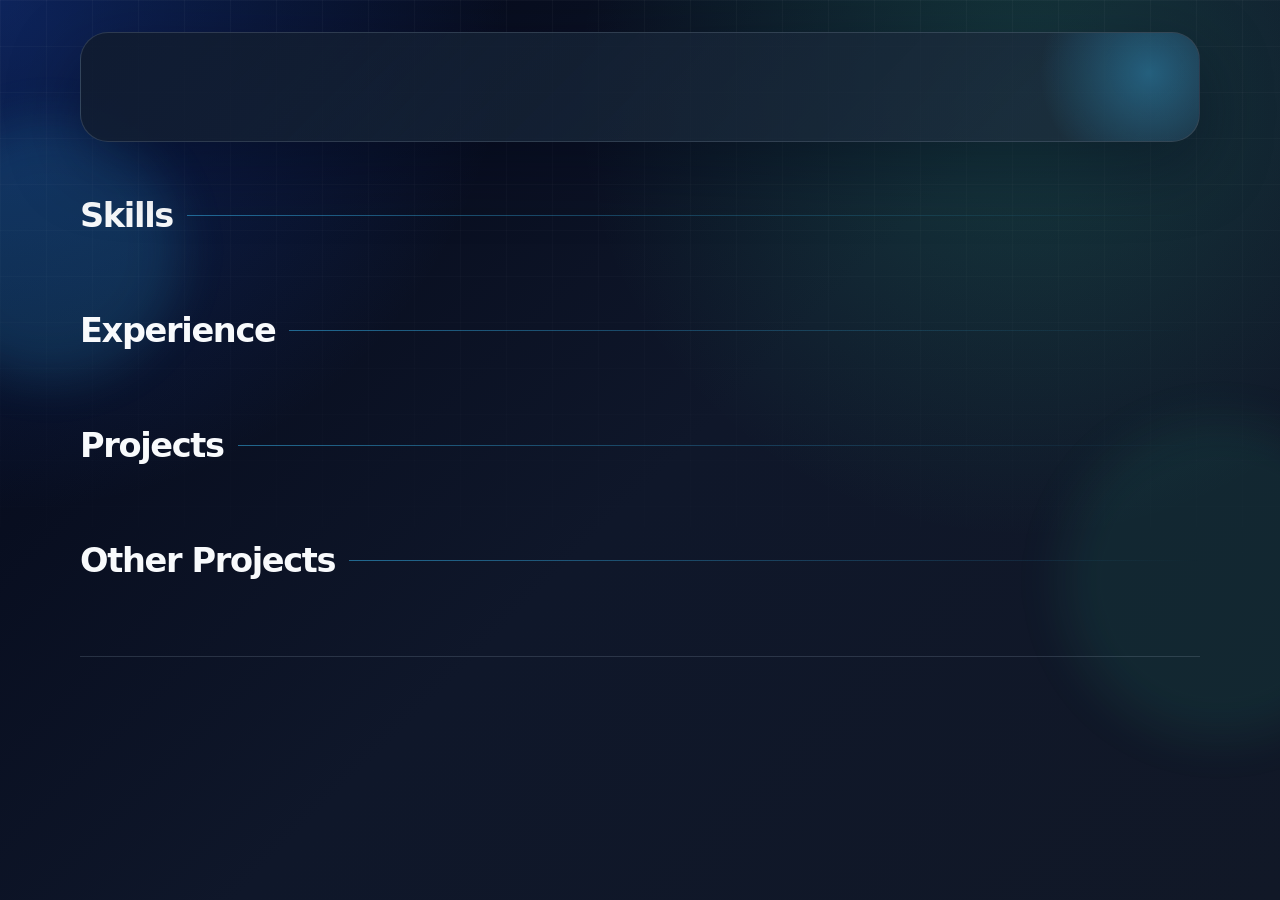
<file: index.html>
<!DOCTYPE html>
<html lang="en">
<head>
    <meta charset="UTF-8">
    <meta name="viewport" content="width=device-width, initial-scale=1.0">
    <title>Jack Tchuente | Full Stack Developer</title>

    <meta name="description"
          content="Full Stack Developer based in Québec, Canada. Experience with C#/.NET, Angular, Django, FastAPI, SQL, Redis, Docker, Kubernetes and CI/CD.">

    <meta property="og:title" content="Jack Tchuente | Full Stack Developer">
    <meta property="og:description"
          content="Full Stack Developer building reliable production web applications across backend, frontend, databases, CI/CD and cloud-native environments.">
    <meta property="og:type" content="website">
    <meta property="og:url" content="https://jacktchuente.github.io/portfolio/">

    <link rel="canonical" href="https://jacktchuente.github.io/portfolio/">
    <link rel="icon" type="image/x-icon" href="logo.png">
    <link rel="stylesheet" href="styles.css">
</head>
<body>
<div class="background-orb orb-one"></div>
<div class="background-orb orb-two"></div>

<main class="container">
    <header id="intro"></header>

    <section id="skills">
        <h2>Skills</h2>
        <div class="skills-grid"></div>
    </section>

    <section id="experience">
        <h2>Experience</h2>
        <div class="experience-list"></div>
    </section>


    <section id="projects">
        <h2>Projects</h2>
        <div class="projects-grid"></div>
    </section>

    <section id="other-projects">
        <h2>Other Projects</h2>
        <div class="other-projects-grid"></div>
    </section>

    <footer></footer>
</main>

<script src="scripts.js"></script>
</body>
</html>
</file>
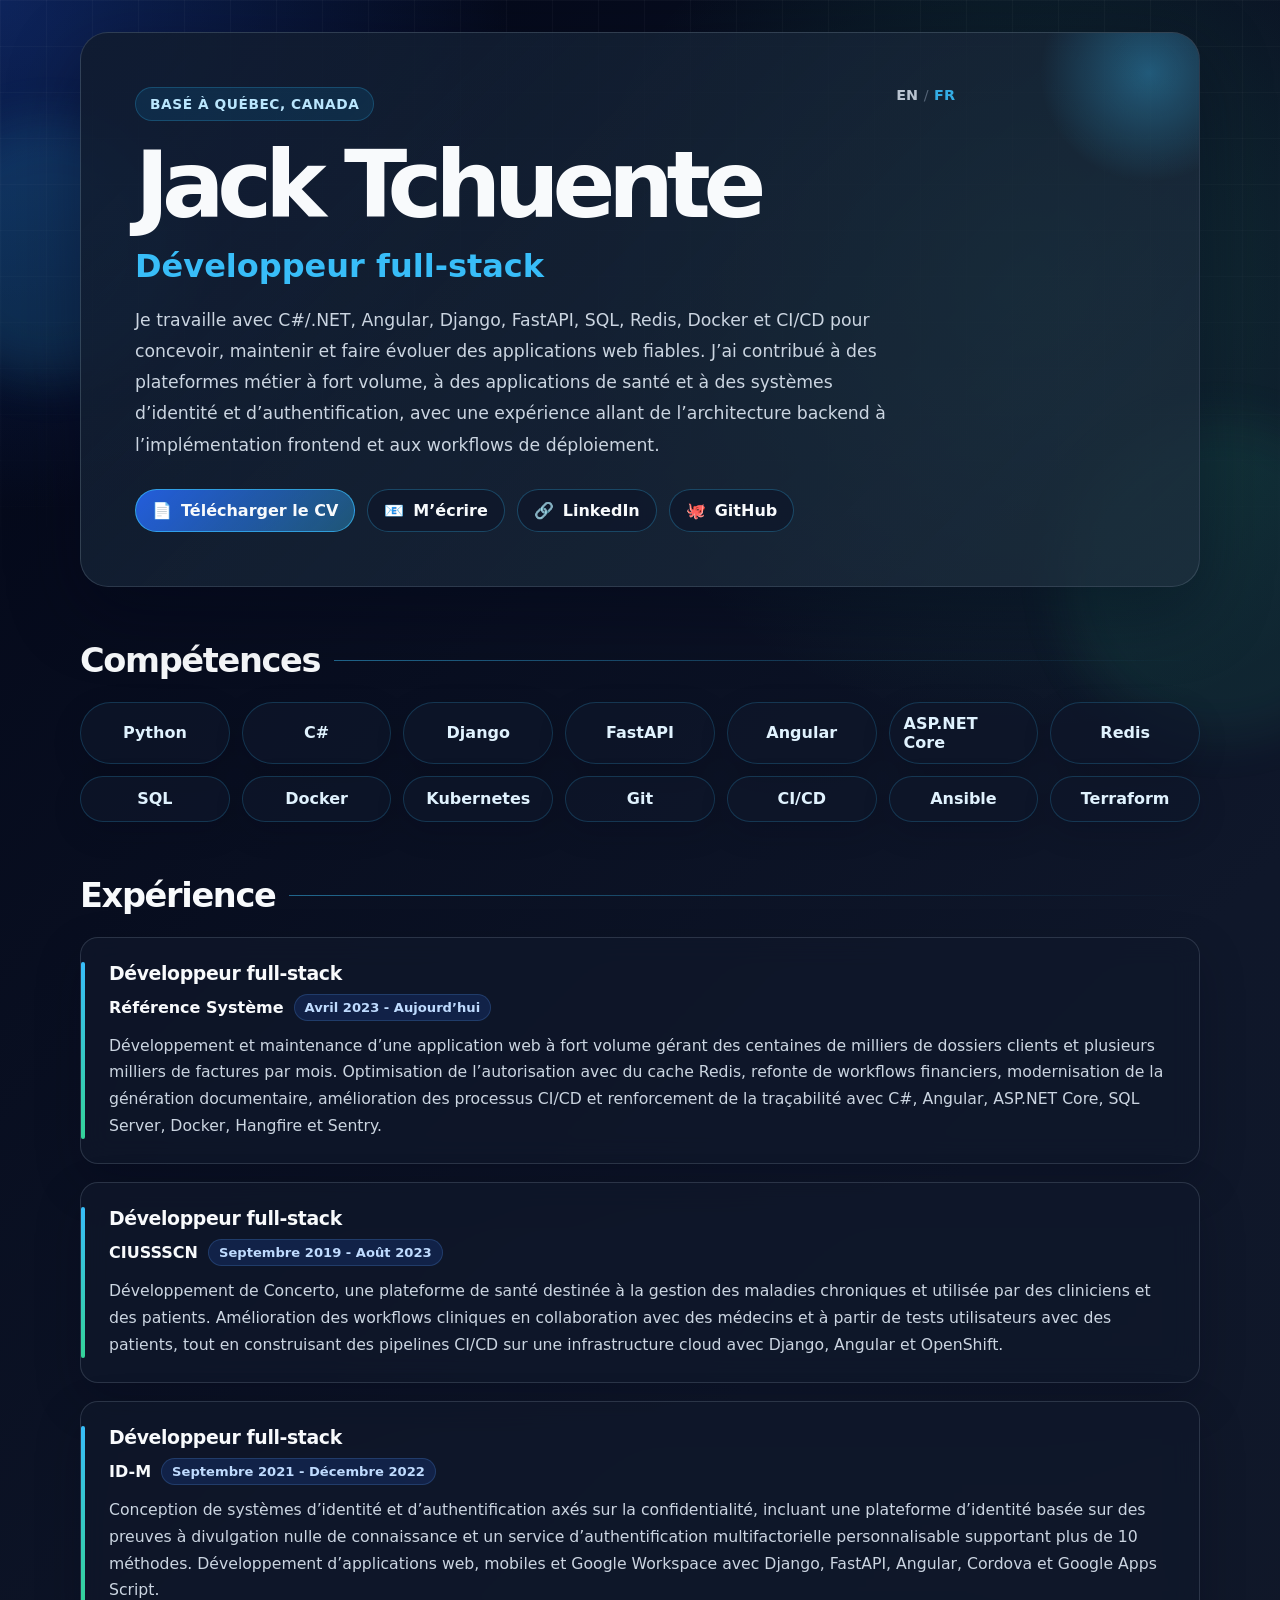
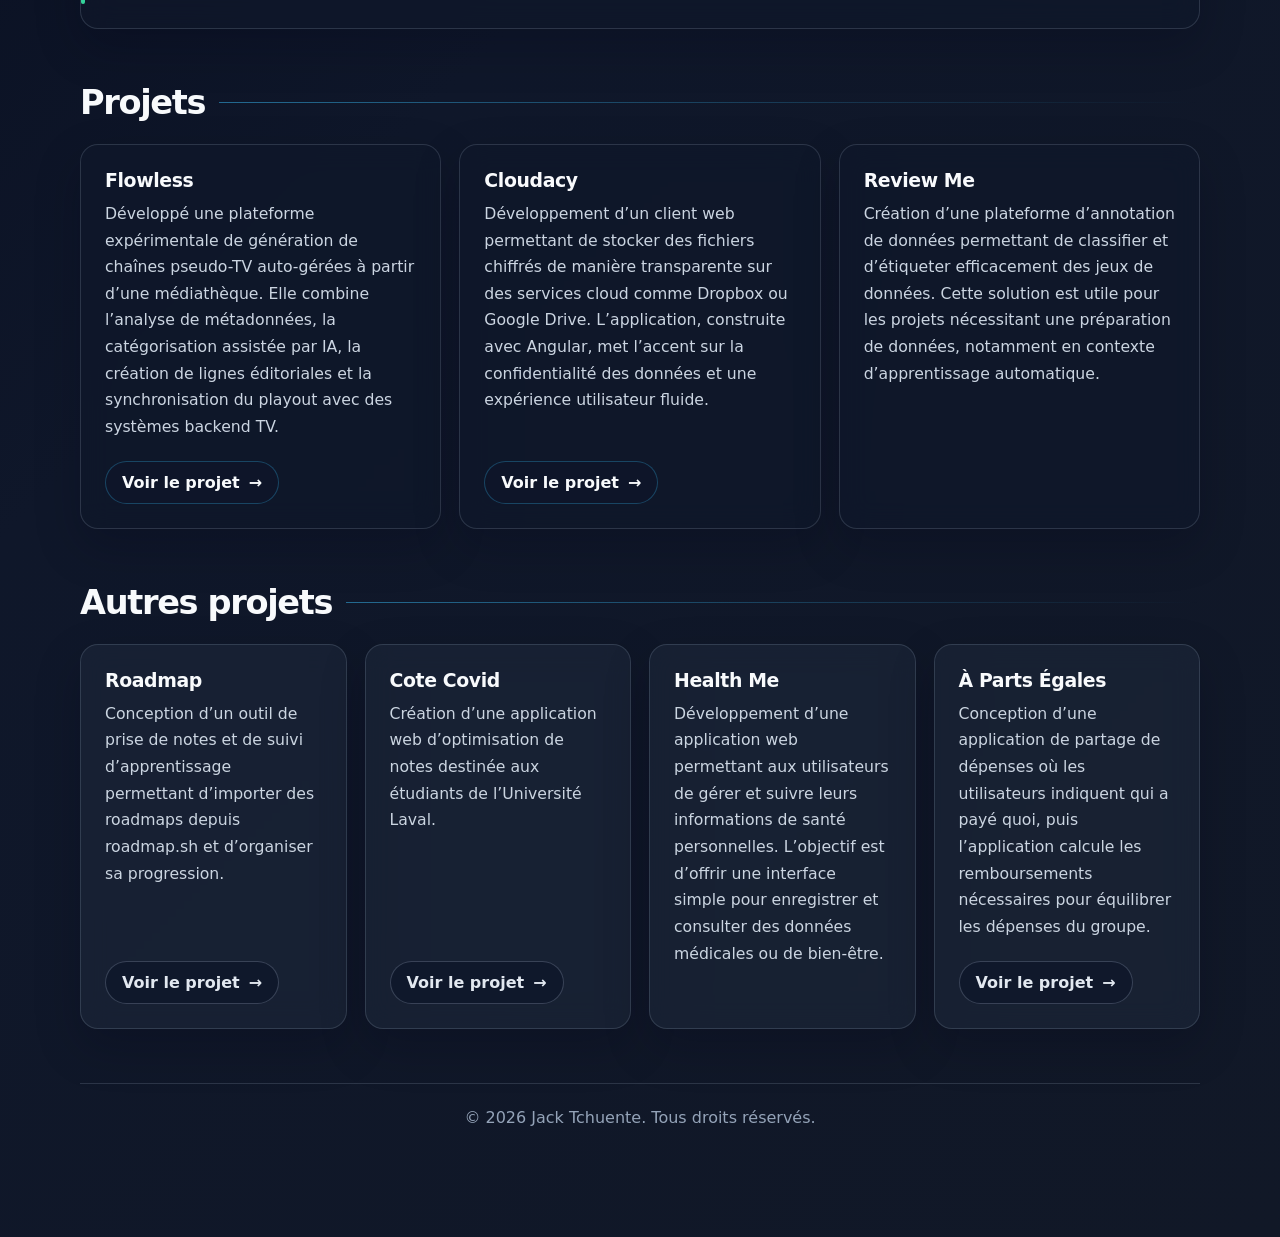
<file: fr/index.html>
<!DOCTYPE html>
<html lang="fr-CA">
<head>
    <meta charset="UTF-8">
    <meta name="viewport" content="width=device-width, initial-scale=1.0">
    <title>Jack Tchuente | Développeur full-stack</title>

    <meta name="description" content="Développeur full-stack basé à Québec, Canada. Expérience avec C#/.NET, Angular, Django, FastAPI, SQL, Redis, Docker, Kubernetes et CI/CD.">

    <meta property="og:title" content="Jack Tchuente | Développeur full-stack">
    <meta property="og:description" content="Développeur full-stack spécialisé dans les applications web de production, le backend, le frontend, les bases de données, le CI/CD et les environnements cloud-native.">
    <meta property="og:type" content="website">
    <meta property="og:url" content="https://jacktchuente.github.io/portfolio/fr/">
    <meta property="og:locale" content="fr_CA">

    <link rel="canonical" href="https://jacktchuente.github.io/portfolio/fr/">
    <link rel="alternate" hreflang="en" href="https://jacktchuente.github.io/portfolio/">
    <link rel="alternate" hreflang="fr-CA" href="https://jacktchuente.github.io/portfolio/fr/">
    <link rel="alternate" hreflang="x-default" href="https://jacktchuente.github.io/portfolio/">

    <link rel="icon" type="image/x-icon" href="../logo.png">
    <link rel="stylesheet" href="../styles.css">
</head>
<body>
<div class="background-orb orb-one"></div>
<div class="background-orb orb-two"></div>

<main class="container">
    <header id="intro"></header>

    <section id="skills">
        <h2>Compétences</h2>
        <div class="skills-grid"></div>
    </section>

    <section id="experience">
        <h2>Expérience</h2>
        <div class="experience-list"></div>
    </section>

    <section id="projects">
        <h2>Projets</h2>
        <div class="projects-grid"></div>
    </section>

    <section id="other-projects">
        <h2>Autres projets</h2>
        <div class="other-projects-grid"></div>
    </section>

    <footer></footer>
</main>

<script defer src="scripts.js"></script>
<script defer src="../app.js"></script>
</body>
</html>
</file>
<file: styles.css>
:root {
    --bg: #0f172a;
    --surface: rgba(15, 23, 42, 0.74);
    --surface-strong: rgba(30, 41, 59, 0.9);
    --surface-soft: rgba(51, 65, 85, 0.55);
    --text: #f8fafc;
    --muted: #cbd5e1;
    --subtle: #94a3b8;
    --border: rgba(148, 163, 184, 0.22);
    --accent: #38bdf8;
    --accent-strong: #2563eb;
    --accent-soft: rgba(56, 189, 248, 0.14);
    --success: #34d399;
    --shadow: 0 24px 70px rgba(2, 6, 23, 0.38);
    --radius-lg: 28px;
    --radius-md: 18px;
    --radius-sm: 999px;
}

* {
    margin: 0;
    padding: 0;
    box-sizing: border-box;
}

html {
    scroll-behavior: smooth;
}

body {
    font-family: Inter, ui-sans-serif, system-ui, -apple-system, BlinkMacSystemFont, "Segoe UI", sans-serif;
    min-height: 100vh;
    color: var(--text);
    background: radial-gradient(circle at top left, rgba(37, 99, 235, 0.32), transparent 32rem),
    radial-gradient(circle at 80% 10%, rgba(52, 211, 153, 0.18), transparent 28rem),
    linear-gradient(135deg, #020617 0%, #0f172a 52%, #111827 100%);
    padding: 32px 18px;
    overflow-x: hidden;
}

body::before {
    content: "";
    position: fixed;
    inset: 0;
    pointer-events: none;
    background-image: linear-gradient(rgba(255, 255, 255, 0.03) 1px, transparent 1px),
    linear-gradient(90deg, rgba(255, 255, 255, 0.03) 1px, transparent 1px);
    background-size: 46px 46px;
    mask-image: linear-gradient(to bottom, black, transparent 72%);
}

.background-orb {
    position: fixed;
    border-radius: 50%;
    filter: blur(24px);
    opacity: 0.55;
    pointer-events: none;
    z-index: -1;
}

.orb-one {
    width: 260px;
    height: 260px;
    background: rgba(56, 189, 248, 0.28);
    top: 120px;
    left: -80px;
}

.orb-two {
    width: 320px;
    height: 320px;
    background: rgba(52, 211, 153, 0.16);
    right: -100px;
    bottom: 160px;
}

.container {
    width: min(1120px, 100%);
    margin: 0 auto;
}

header,
section,
footer {
    margin-bottom: 54px;
}

#intro {
    position: relative;
    padding: 54px;
    border: 1px solid var(--border);
    border-radius: var(--radius-lg);
    background: linear-gradient(135deg, rgba(15, 23, 42, 0.88), rgba(30, 41, 59, 0.7)),
    linear-gradient(135deg, rgba(56, 189, 248, 0.16), rgba(52, 211, 153, 0.08));
    box-shadow: var(--shadow);
    overflow: hidden;
}

#intro::after {
    content: "";
    position: absolute;
    width: 220px;
    height: 220px;
    right: -60px;
    top: -70px;
    border-radius: 50%;
    background: radial-gradient(circle, rgba(56, 189, 248, 0.35), transparent 70%);
}

.hero-content {
    position: relative;
    z-index: 1;
    max-width: 820px;
}

.eyebrow {
    display: inline-flex;
    align-items: center;
    gap: 8px;
    margin-bottom: 20px;
    padding: 8px 14px;
    border-radius: var(--radius-sm);
    color: #bae6fd;
    background: rgba(14, 165, 233, 0.12);
    border: 1px solid rgba(56, 189, 248, 0.22);
    font-size: 0.86rem;
    font-weight: 700;
    letter-spacing: 0.04em;
    text-transform: uppercase;
}

h1 {
    font-size: clamp(2.9rem, 8vw, 5.8rem);
    line-height: 0.95;
    letter-spacing: -0.08em;
    margin-bottom: 18px;
}

.hero-title {
    font-size: clamp(1.35rem, 3vw, 2rem);
    color: var(--accent);
    margin-bottom: 20px;
    font-weight: 750;
}

.hero-about {
    max-width: 760px;
    color: var(--muted);
    font-size: 1.08rem;
    line-height: 1.8;
    margin-bottom: 28px;
}

.social-links {
    display: flex;
    flex-wrap: wrap;
    gap: 12px;
}

.social-links a,
.btn {
    display: inline-flex;
    align-items: center;
    justify-content: center;
    gap: 9px;
    min-height: 42px;
    padding: 11px 16px;
    border-radius: var(--radius-sm);
    color: var(--text);
    text-decoration: none;
    font-weight: 750;
    border: 1px solid rgba(56, 189, 248, 0.28);
    background: rgba(15, 23, 42, 0.72);
    transition: transform 0.2s ease, border-color 0.2s ease, background 0.2s ease;
}

.social-links a:hover,
.btn:hover {
    transform: translateY(-2px);
    border-color: rgba(56, 189, 248, 0.7);
    background: rgba(56, 189, 248, 0.14);
}

.social-links a:focus-visible,
.btn:focus-visible,
.language-switch a:focus-visible {
    outline: 2px solid var(--accent);
    outline-offset: 3px;
}

section > h2 {
    display: flex;
    align-items: center;
    gap: 14px;
    margin-bottom: 22px;
    font-size: clamp(1.55rem, 3vw, 2.1rem);
    letter-spacing: -0.04em;
}

section > h2::after {
    content: "";
    height: 1px;
    flex: 1;
    background: linear-gradient(to right, rgba(56, 189, 248, 0.5), transparent);
}

.experience-list,
.projects-grid,
.other-projects-grid {
    display: grid;
    gap: 18px;
}

.card {
    position: relative;
    padding: 24px;
    border-radius: var(--radius-md);
    background: var(--surface);
    border: 1px solid var(--border);
    box-shadow: 0 18px 46px rgba(2, 6, 23, 0.22);
    backdrop-filter: blur(14px);
    overflow: hidden;
    transition: transform 0.2s ease, border-color 0.2s ease, background 0.2s ease;
}

.card::before {
    content: "";
    position: absolute;
    inset: 0;
    background: linear-gradient(135deg, rgba(56, 189, 248, 0.12), transparent 38%);
    opacity: 0;
    transition: opacity 0.2s ease;
}

.card:hover {
    transform: translateY(-4px);
    border-color: rgba(56, 189, 248, 0.42);
    background: var(--surface-strong);
}

.card:hover::before {
    opacity: 1;
}

.card > * {
    position: relative;
    z-index: 1;
}

.card h3 {
    font-size: 1.18rem;
    margin-bottom: 10px;
    letter-spacing: -0.02em;
}

.card p {
    color: var(--muted);
    line-height: 1.7;
    font-size: 0.98rem;
}

.experience-card {
    padding-left: 28px;
}

.experience-card::after {
    content: "";
    position: absolute;
    left: 0;
    top: 24px;
    bottom: 24px;
    width: 4px;
    border-radius: 99px;
    background: linear-gradient(to bottom, var(--accent), var(--success));
}

.meta {
    display: flex;
    flex-wrap: wrap;
    align-items: center;
    gap: 10px;
    margin-bottom: 12px;
}

.company {
    color: var(--text);
    font-weight: 800;
}

.period {
    display: inline-flex;
    padding: 5px 10px;
    border-radius: var(--radius-sm);
    color: #bfdbfe;
    background: rgba(37, 99, 235, 0.16);
    border: 1px solid rgba(96, 165, 250, 0.2);
    font-size: 0.82rem;
    font-weight: 700;
}

.skills-grid {
    display: grid;
    grid-template-columns: repeat(auto-fit, minmax(138px, 1fr));
    gap: 12px;
}

.skills-grid span {
    display: flex;
    align-items: center;
    justify-content: center;
    min-height: 46px;
    padding: 11px 14px;
    border-radius: var(--radius-sm);
    color: #e0f2fe;
    background: rgba(15, 23, 42, 0.72);
    border: 1px solid rgba(56, 189, 248, 0.2);
    font-weight: 750;
    box-shadow: 0 10px 30px rgba(2, 6, 23, 0.16);
    transition: transform 0.2s ease, background 0.2s ease, border-color 0.2s ease;
}

.skills-grid span:hover {
    transform: translateY(-2px);
    background: var(--accent-soft);
    border-color: rgba(56, 189, 248, 0.48);
}

.projects-grid {
    grid-template-columns: repeat(auto-fit, minmax(280px, 1fr));
}

.other-projects-grid {
    grid-template-columns: repeat(auto-fit, minmax(240px, 1fr));
}

.project-card {
    display: flex;
    flex-direction: column;
    min-height: 245px;
}

.project-card p {
    margin-bottom: 20px;
}

.project-card .btn {
    width: fit-content;
    margin-top: auto;
}

.other-projects-grid .card {
    background: rgba(30, 41, 59, 0.58);
}

.other-projects-grid .btn {
    border-color: rgba(148, 163, 184, 0.3);
    color: #e2e8f0;
}

footer {
    padding: 24px;
    text-align: center;
    color: var(--subtle);
    border-top: 1px solid var(--border);
}

@media (max-width: 720px) {
    body {
        padding: 18px 12px;
    }

    #intro {
        padding: 34px 22px;
    }

    header,
    section,
    footer {
        margin-bottom: 38px;
    }

    .social-links a,
    .btn {
        width: 100%;
    }

    .project-card {
        min-height: auto;
    }
}

.btn.primary {
    font-weight: 700;
}

.social-links .btn {
    text-decoration: none;
}

.language-switch {
    position: absolute;
    top: 0;
    right: 0;
    display: inline-flex;
    align-items: center;
    gap: 0.35rem;
    font-size: 0.9rem;
    opacity: 0.9;
}

.language-switch a {
    color: var(--muted);
    text-decoration: none;
    font-weight: 700;
}

.language-switch a:hover {
    color: var(--text);
    text-decoration: underline;
}

.language-switch a[aria-current="page"] {
    color: var(--accent);
}

.language-switch span {
    color: var(--subtle);
    opacity: 0.55;
}

.btn.primary {
    background: linear-gradient(135deg, rgba(37, 99, 235, 0.92), rgba(56, 189, 248, 0.35));
    border-color: rgba(56, 189, 248, 0.7);
}

.btn.primary:hover {
    background: linear-gradient(135deg, rgba(37, 99, 235, 1), rgba(56, 189, 248, 0.48));
}

@media (prefers-reduced-motion: reduce) {
    html {
        scroll-behavior: auto;
    }

    *,
    *::before,
    *::after {
        transition: none !important;
    }
}

@media (max-width: 720px) {
    .language-switch {
        position: static;
        justify-content: flex-end;
        margin-bottom: 1.5rem;
    }
}
</file>
